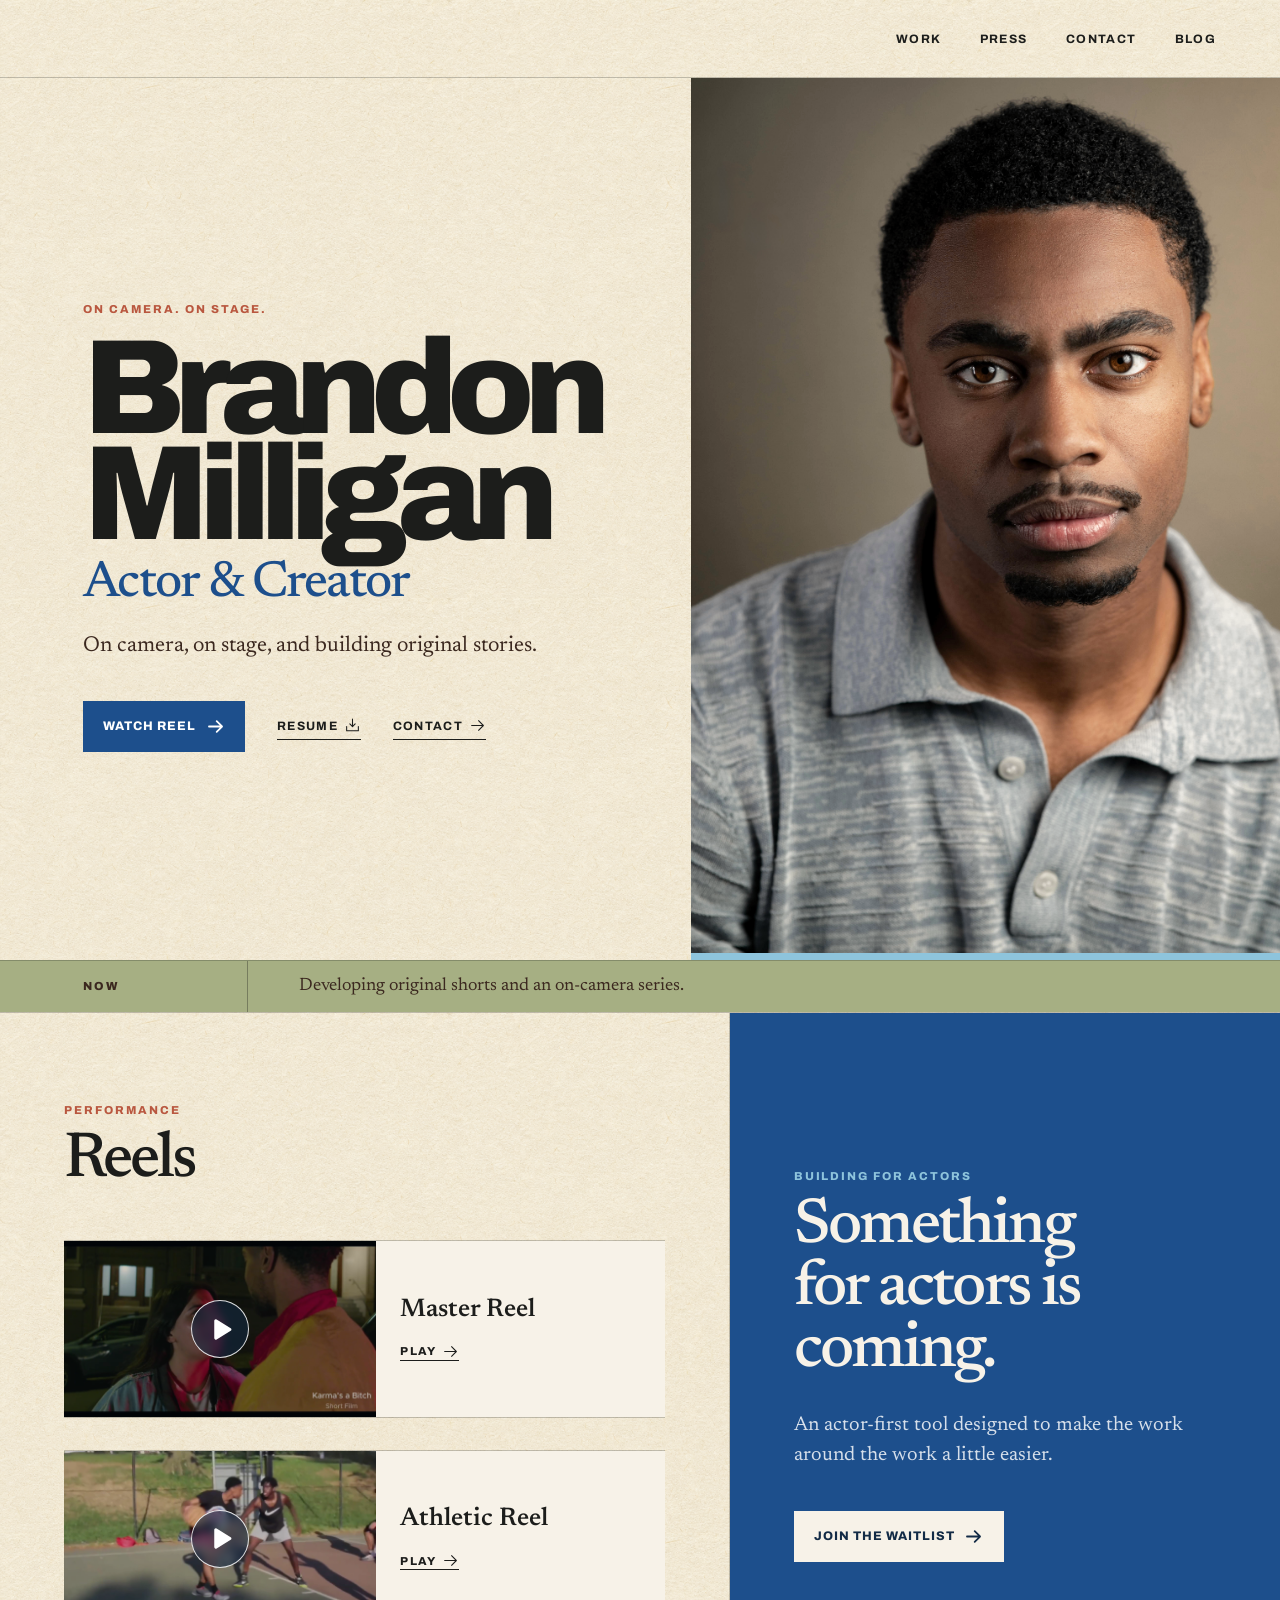
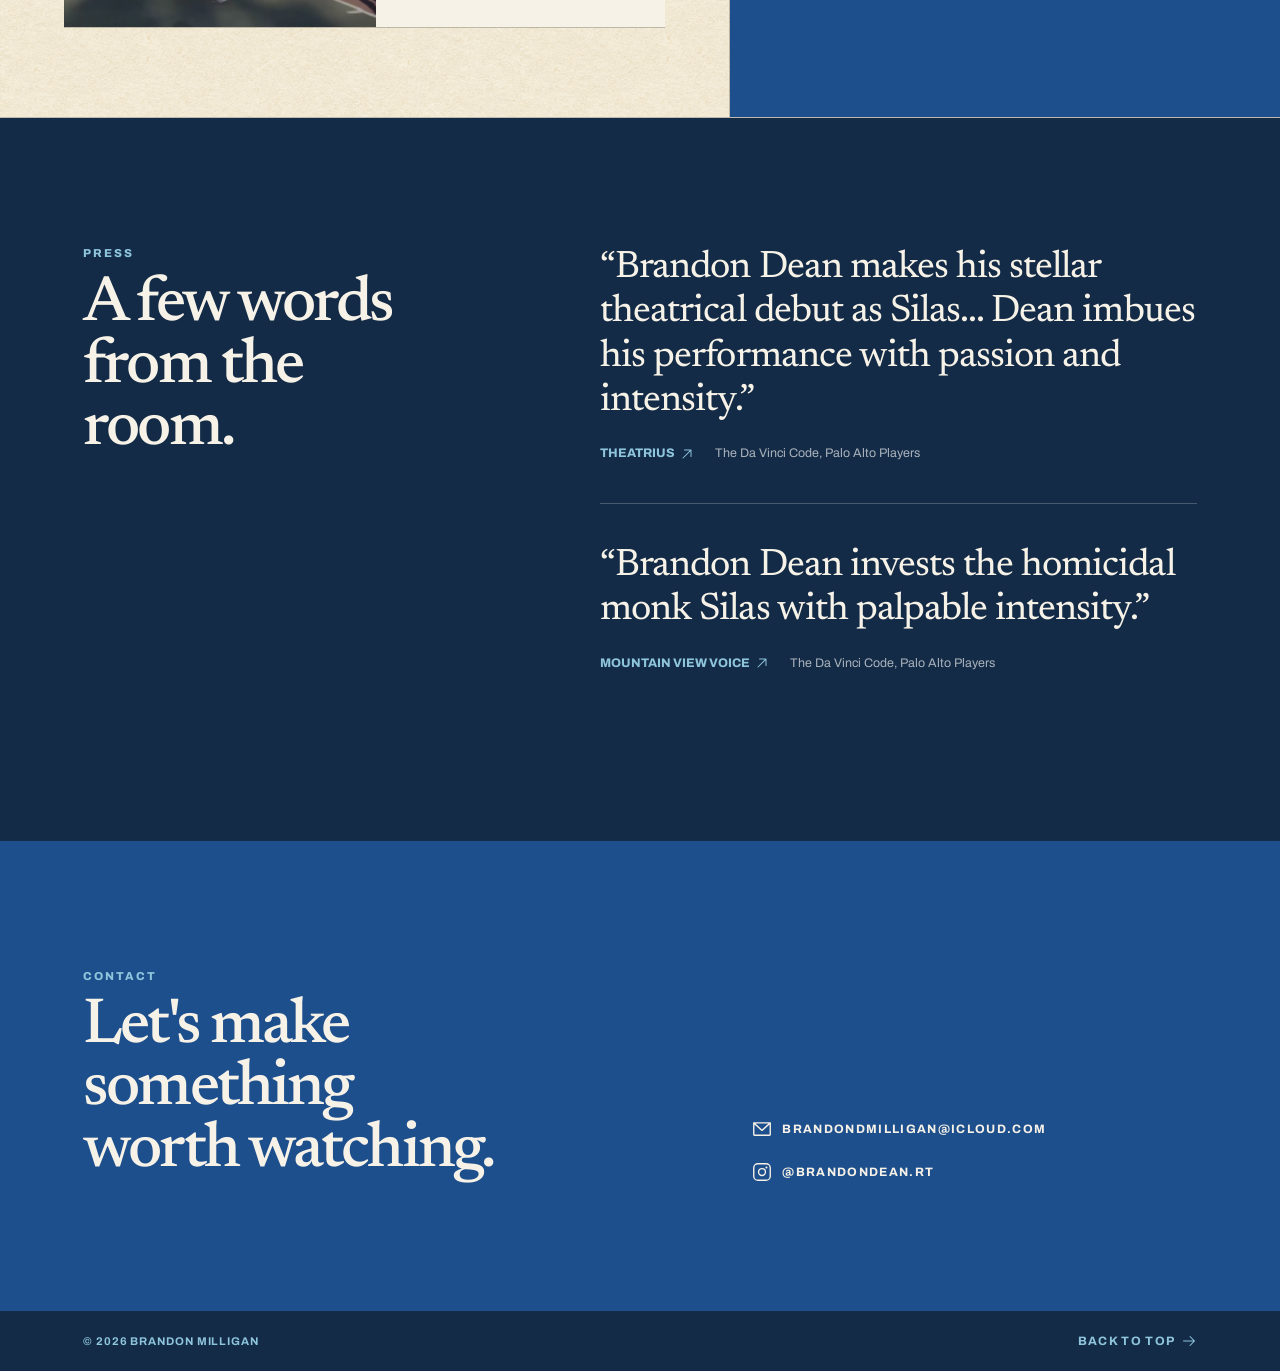
<file: index.html>
<!doctype html>
<html lang="en">
  <head>
    <meta charset="UTF-8" />
    <meta name="viewport" content="width=device-width, initial-scale=1.0" />
    <meta
      name="description"
      content="Brandon Milligan is an actor and creator working across screen, stage, and original stories."
    />
    <meta name="theme-color" content="#132b46" />
    <title>Brandon Milligan — Actor &amp; Creator</title>
    <script type="module" crossorigin src="/assets/index-Cn6J5kxE.js"></script>
    <link rel="stylesheet" crossorigin href="/assets/index-kc9gT4A8.css">
  </head>
  <body>
    <div id="root"></div>
  </body>
</html>
</file>
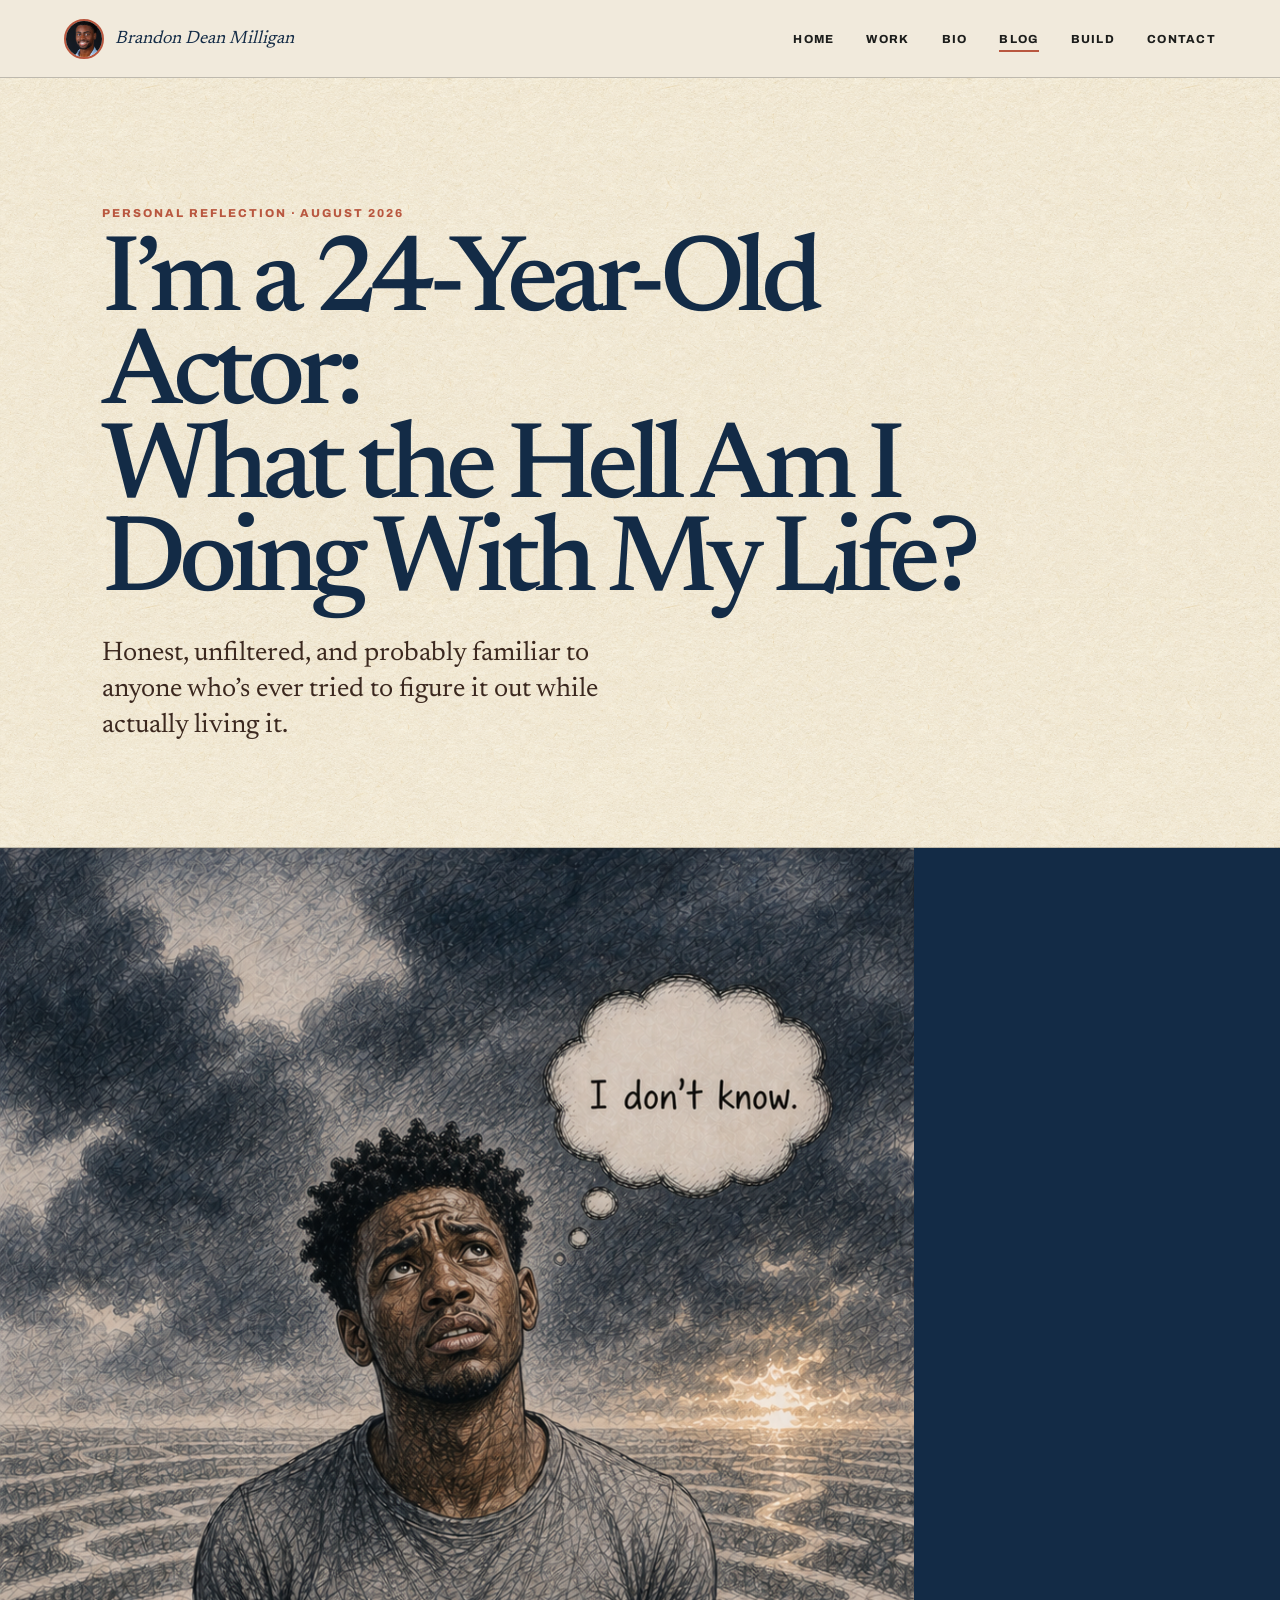
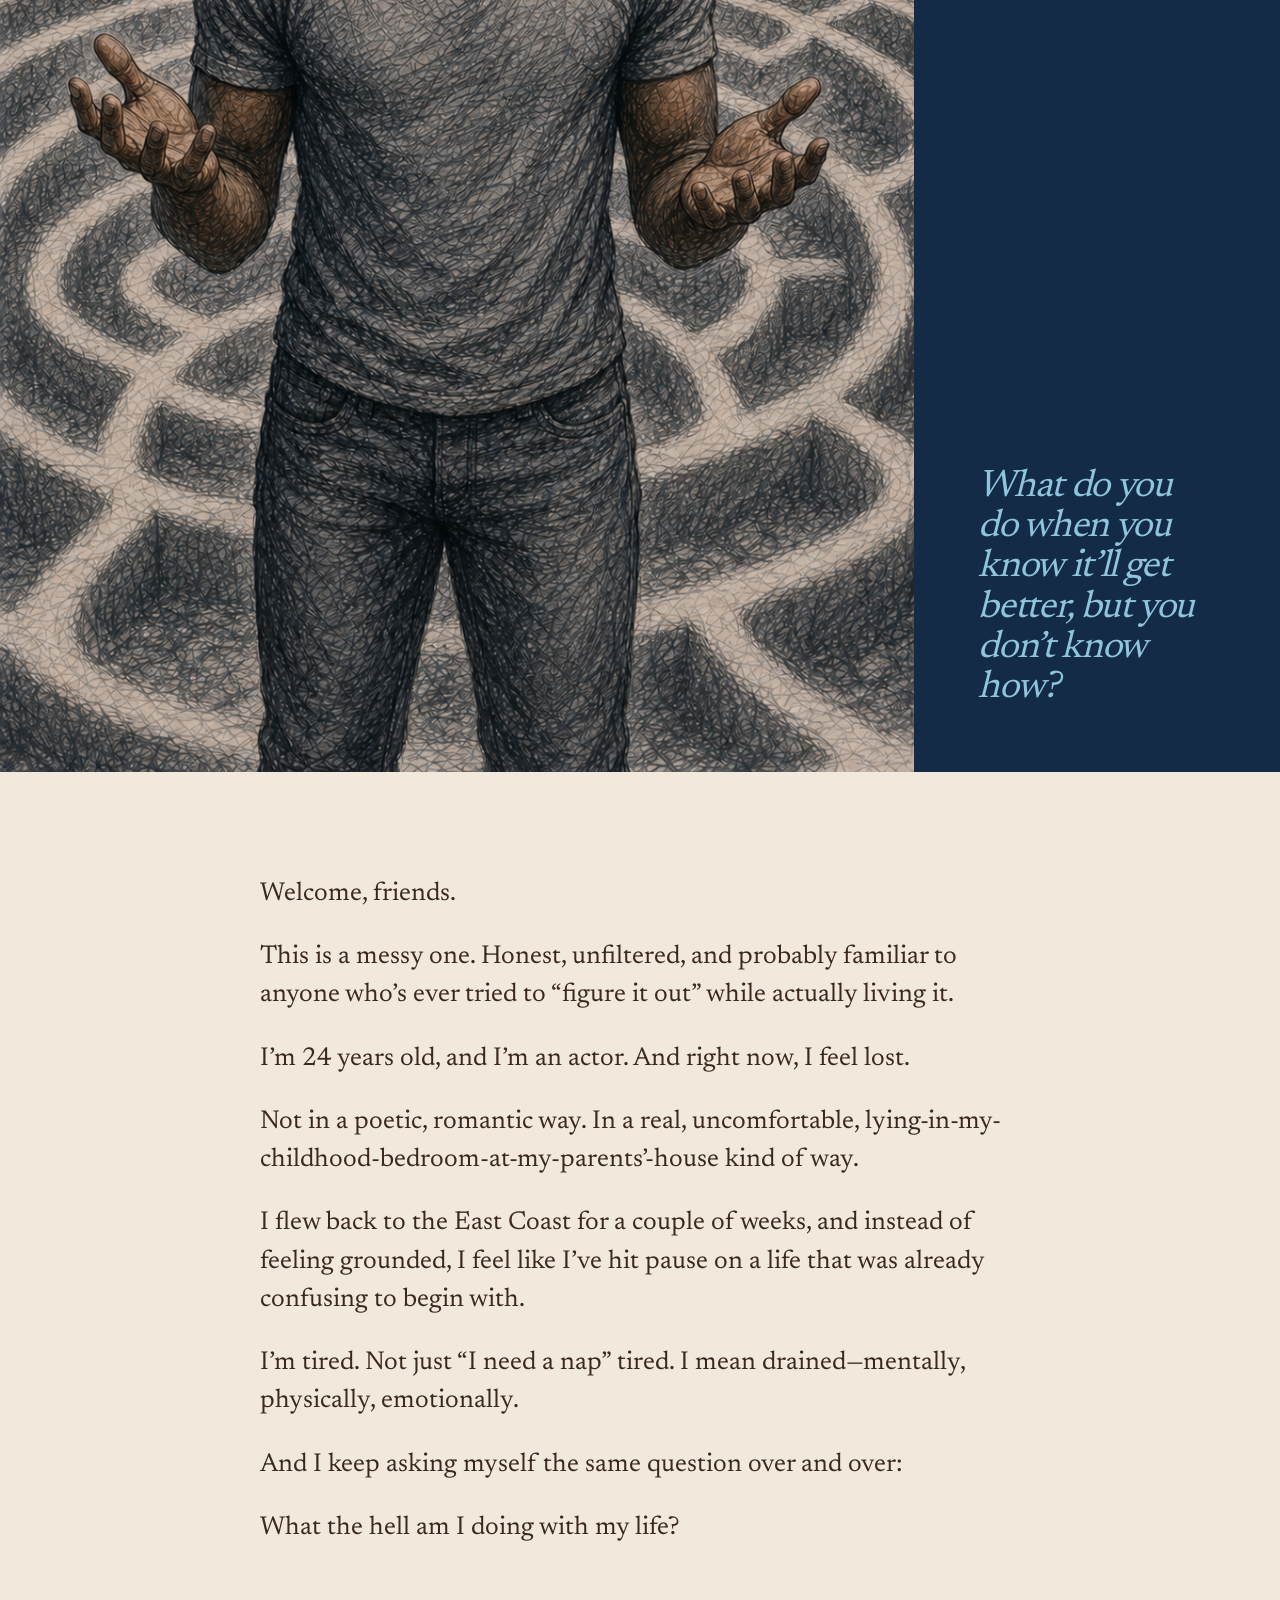
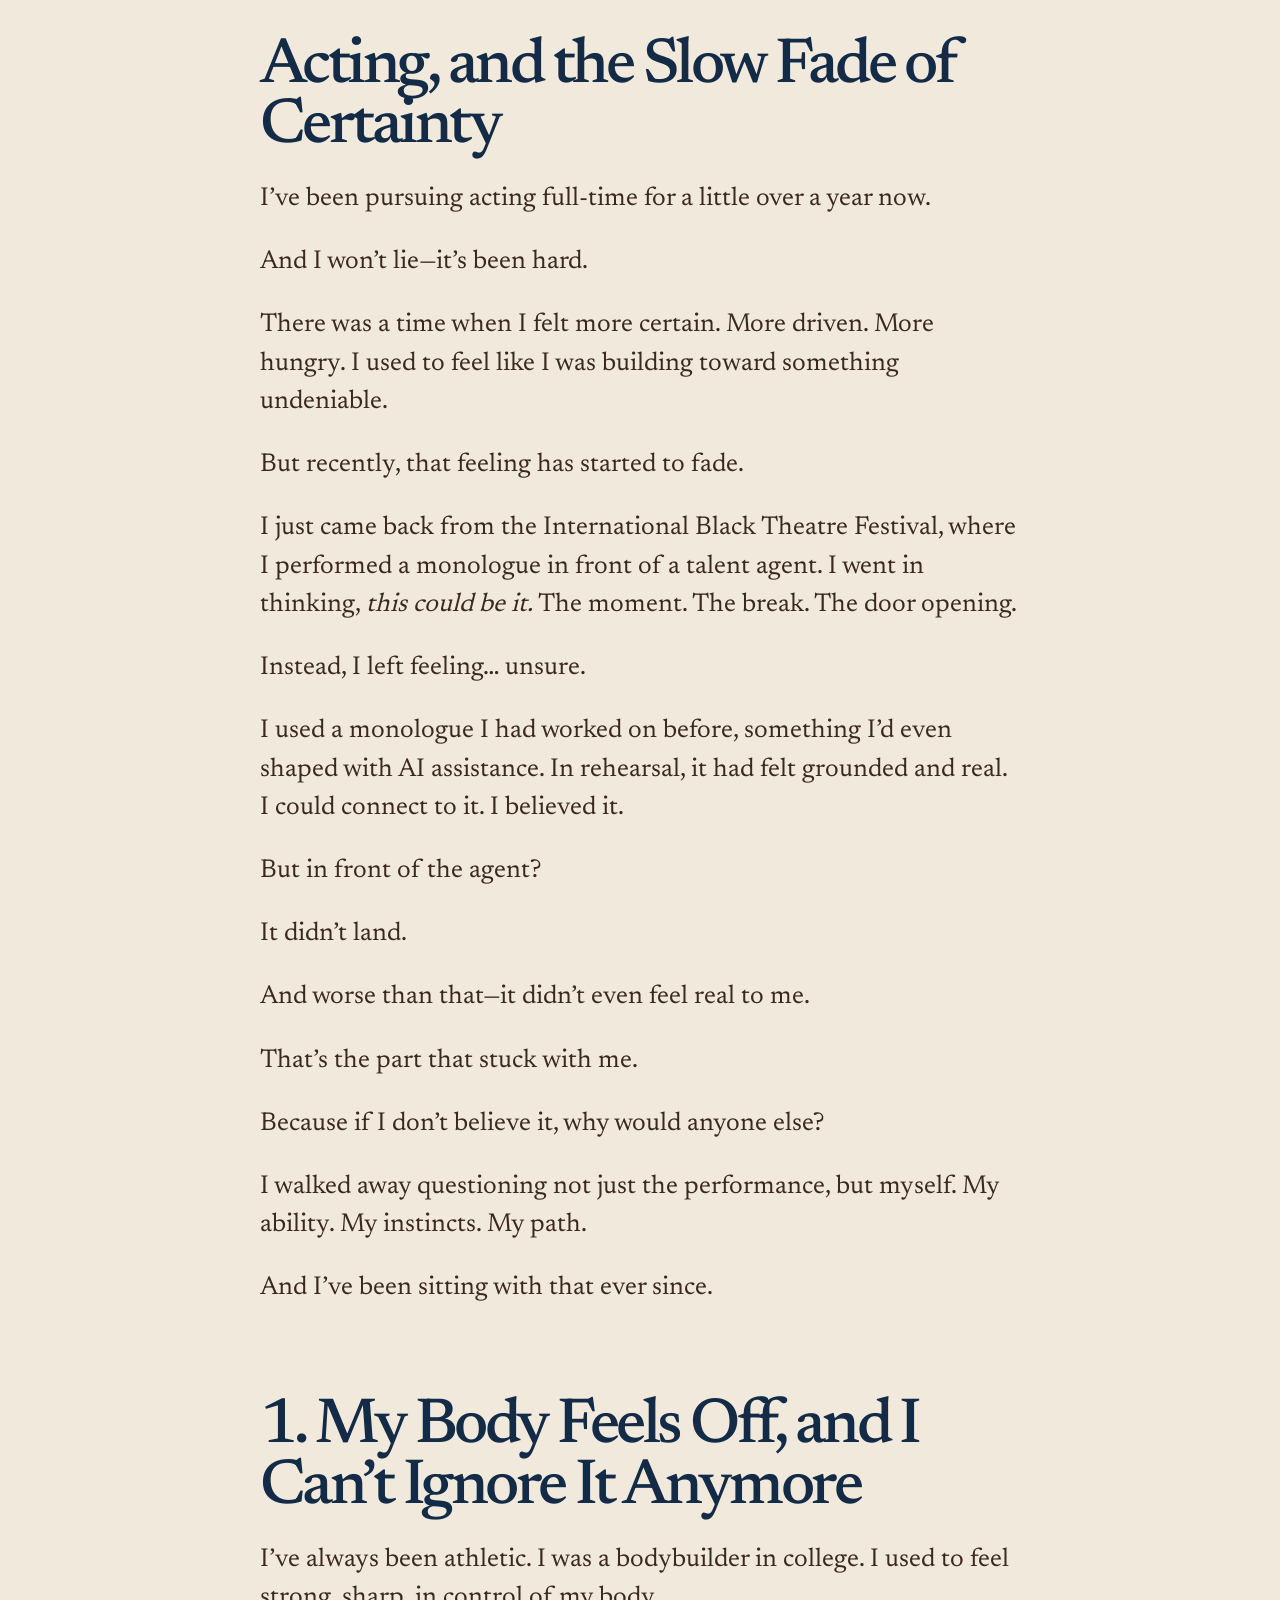
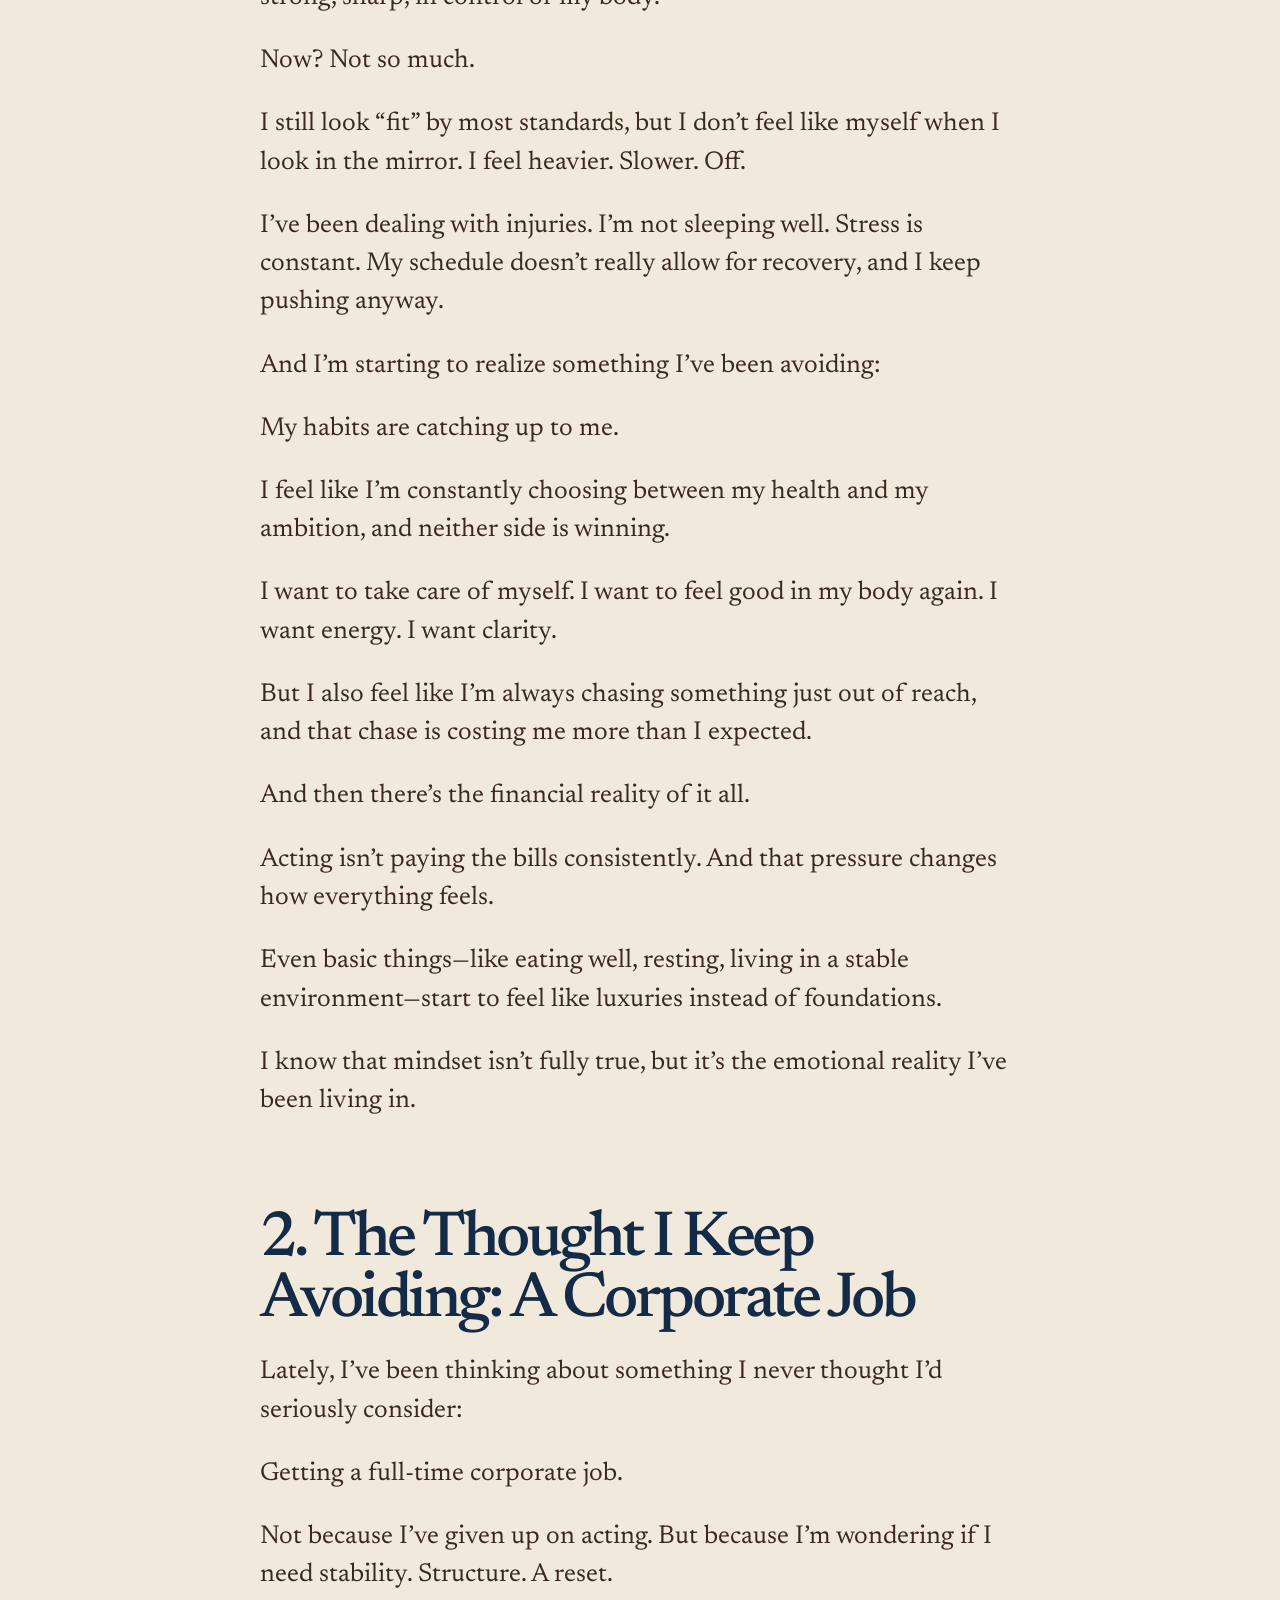
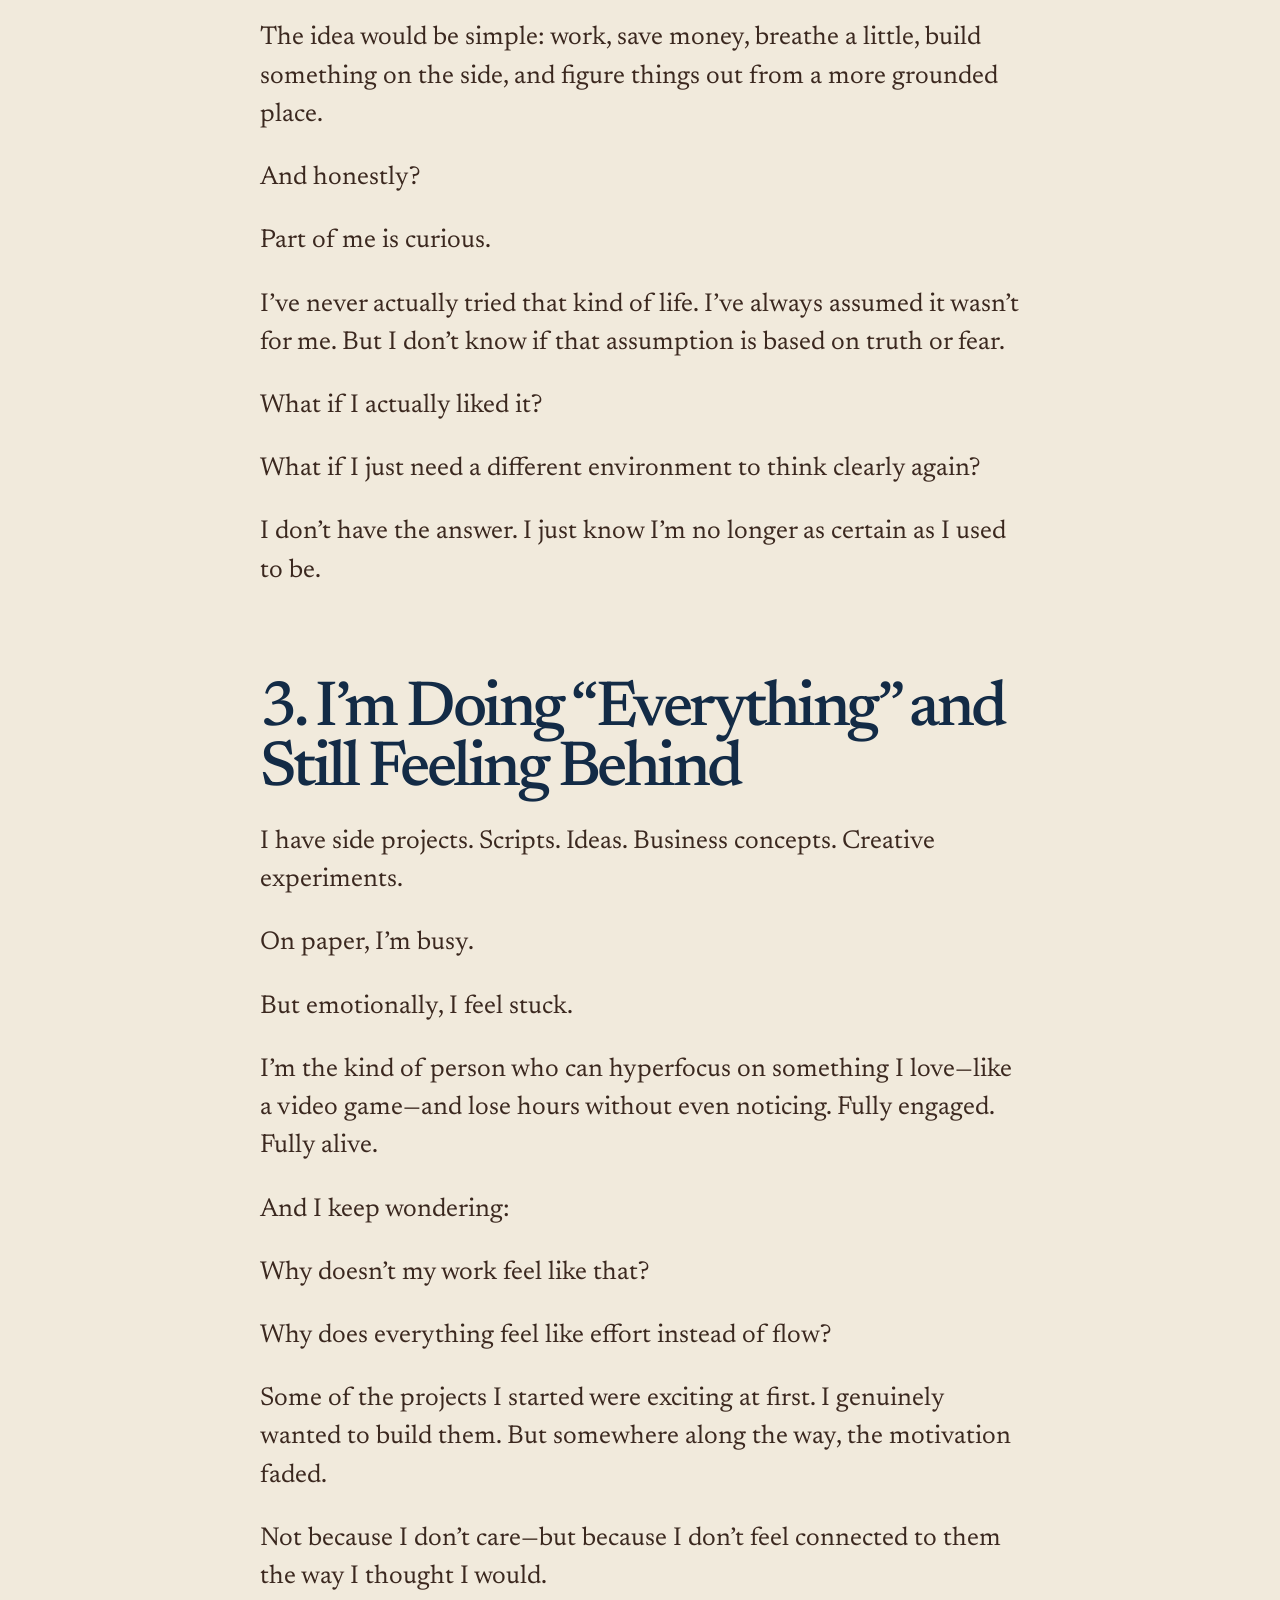
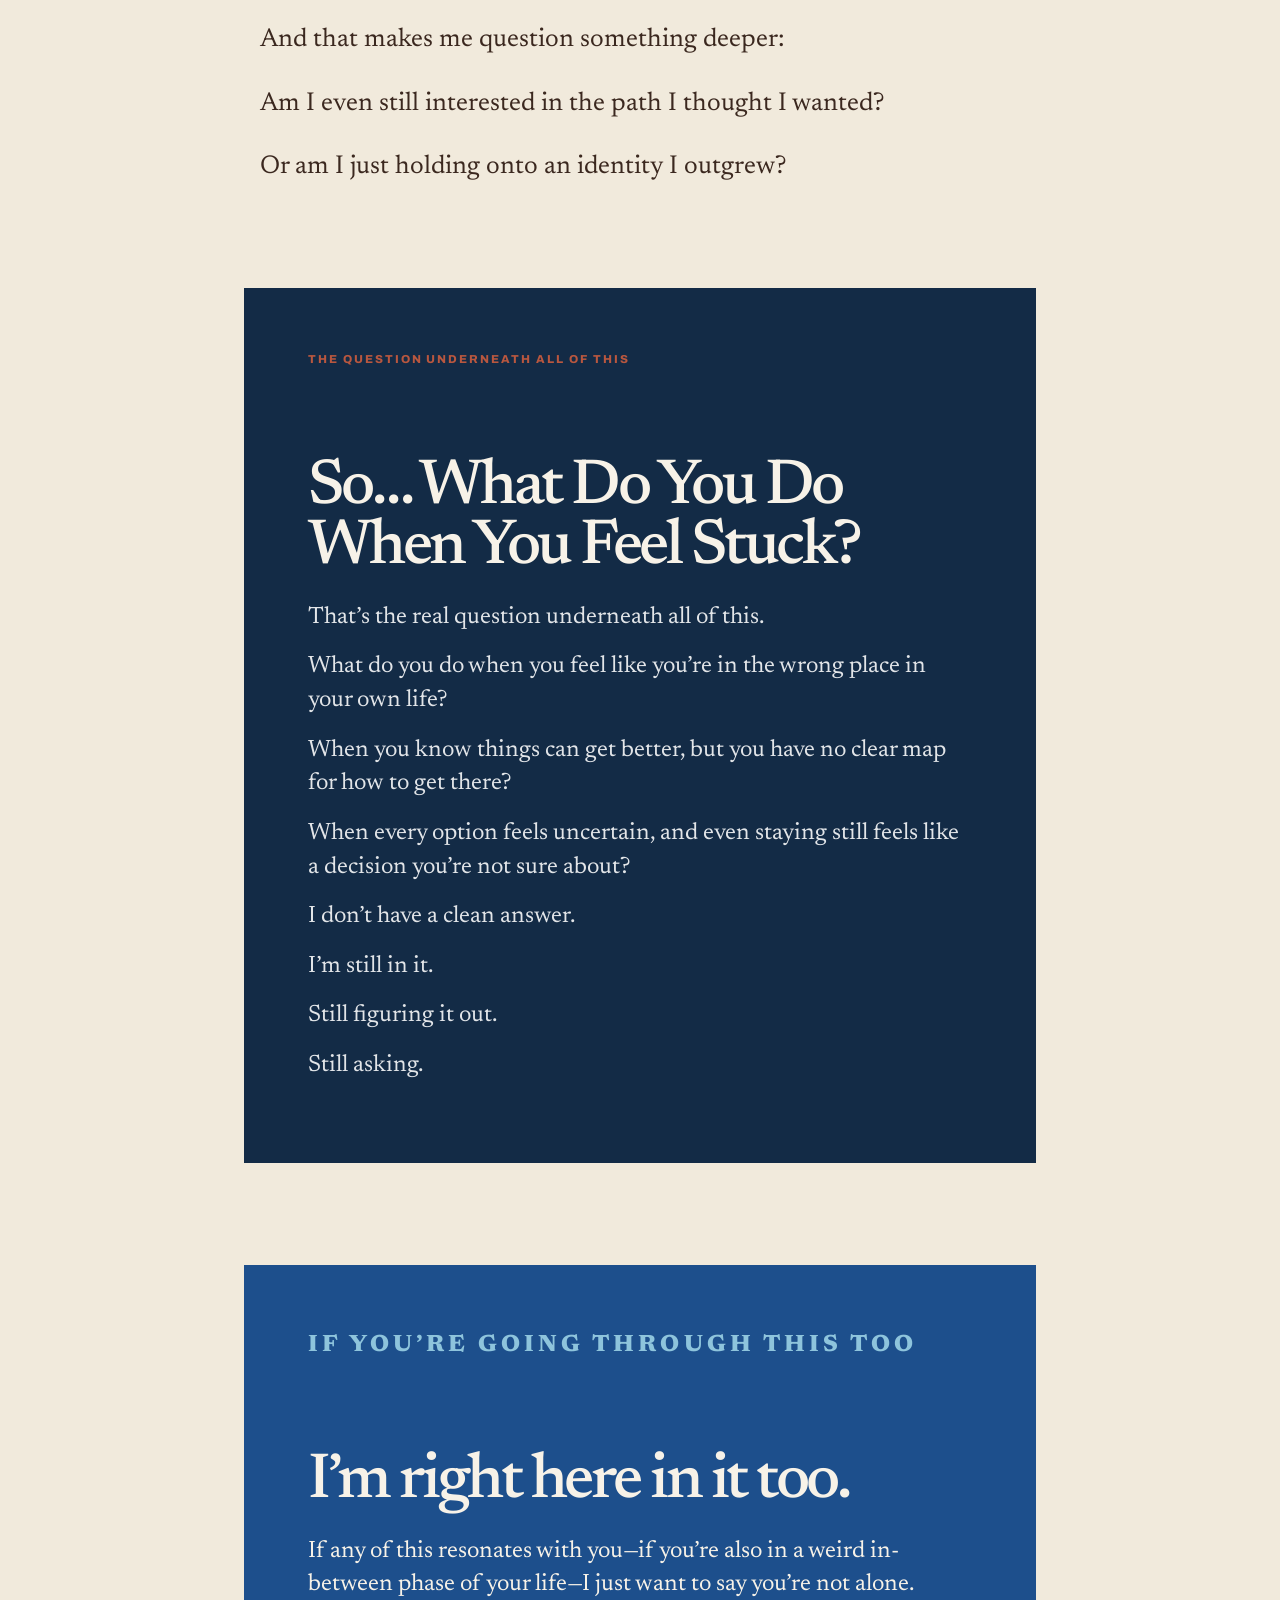
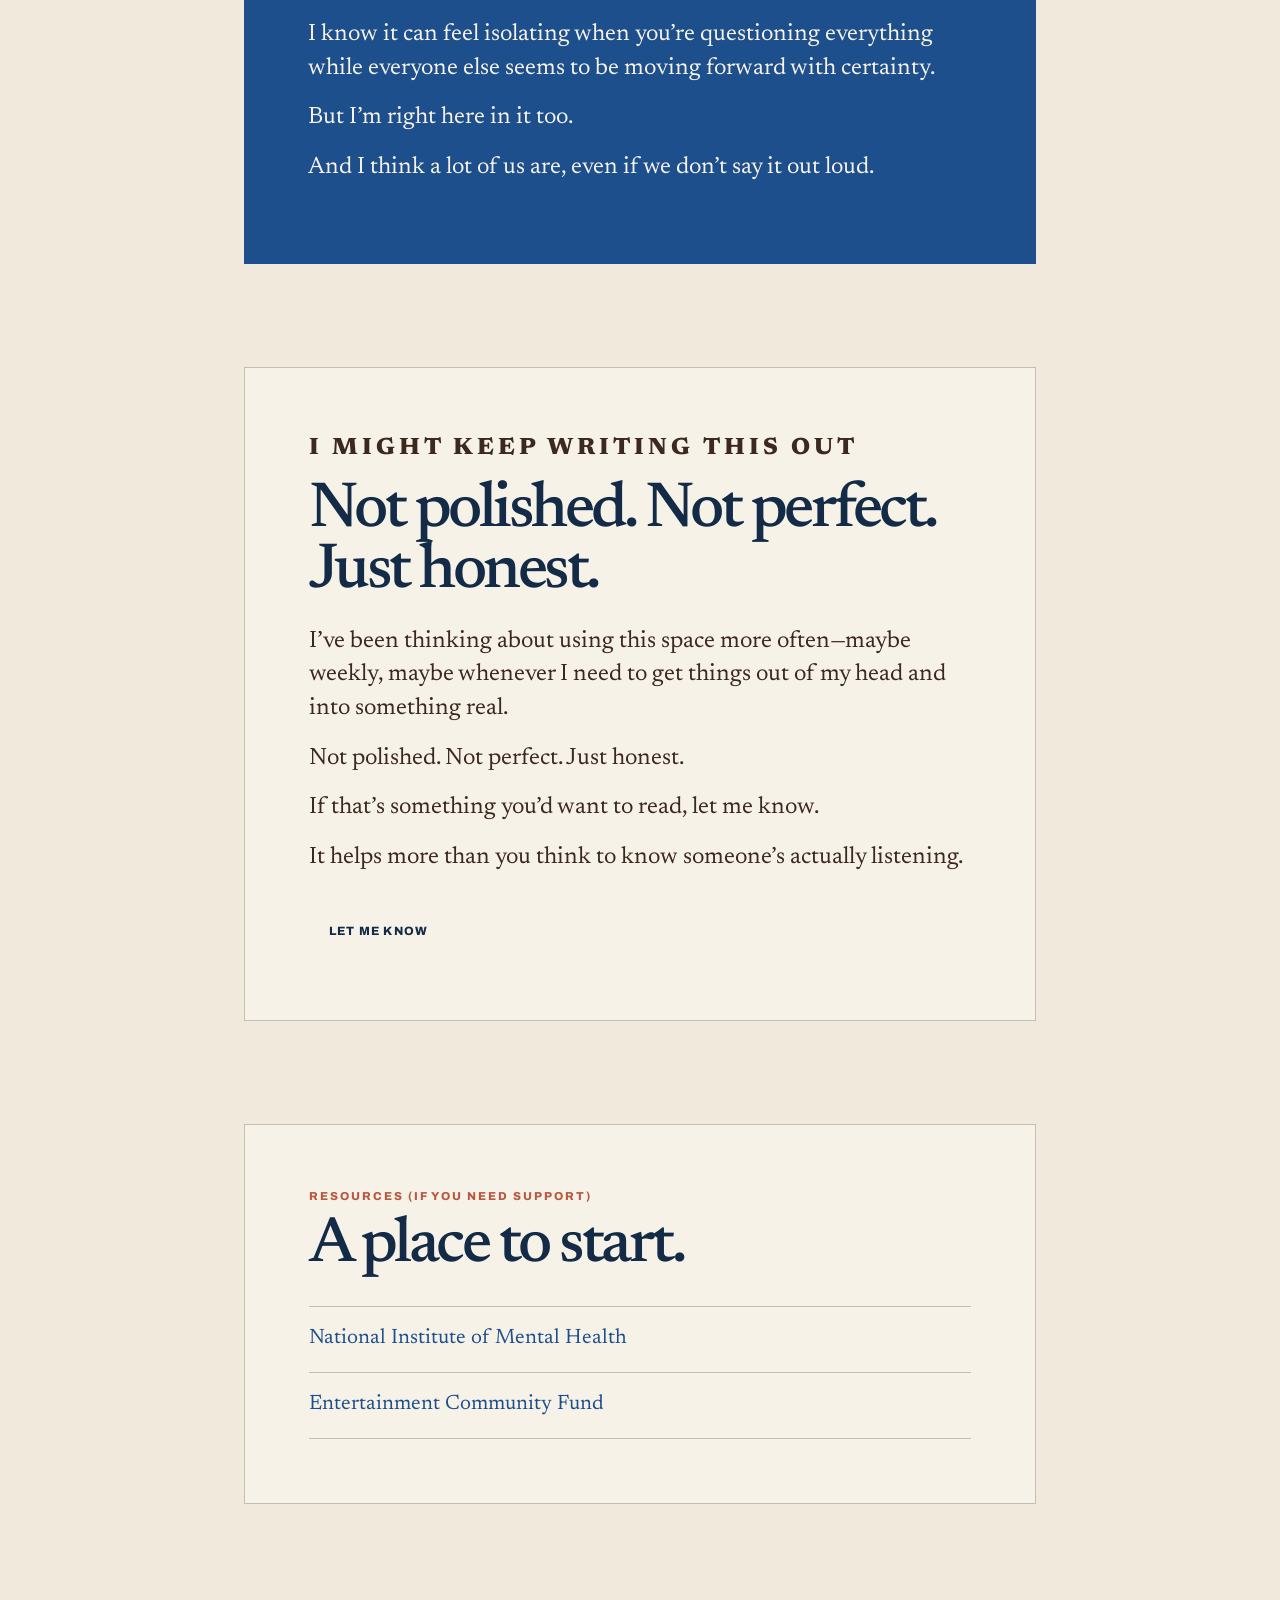
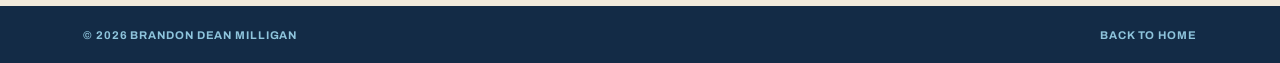
<file: blog/index.html>
<!doctype html>
<html lang="en">
  <head>
    <meta charset="UTF-8" />
    <meta name="viewport" content="width=device-width, initial-scale=1.0" />
    <meta name="description" content="An honest, unfiltered reflection from Brandon Dean Milligan about feeling lost, overworked, and disillusioned at 24." />
    <meta name="theme-color" content="#132b46" />
    <meta property="og:title" content="I’m a 24-Year-Old Actor: What the Hell Am I Doing With My Life?" />
    <meta property="og:description" content="A personal reflection on the struggle, the journey, and feeling lost at 24." />
    <meta property="og:image" content="https://brandondean.art/assets/blog/what-do-i-do-with-my-life-looking-up.png" />
    <meta property="og:url" content="https://brandondean.art/blog/" />
    <meta name="twitter:card" content="summary_large_image" />
    <title>I’m a 24-Year-Old Actor — Brandon Dean Milligan</title>
    <link rel="stylesheet" href="blog.css" />
  </head>
  <body>
    <header class="site-header">
      <a class="brand" href="../" aria-label="Brandon Dean Milligan home">
        <img src="../images/OTP-Headshots-20071.jpg" alt="Brandon Dean Milligan" />
        <span>Brandon Dean Milligan</span>
      </a>
      <nav aria-label="Primary navigation">
        <a href="../#top">Home</a>
        <a href="../#reels">Work</a>
        <a href="../#about">Bio</a>
        <a class="active" href="./" aria-current="page">Blog</a>
        <a href="../websites/">Build</a>
        <a href="../#contact">Contact</a>
      </nav>
    </header>

    <main>
      <section class="article-intro paper">
        <p class="eyebrow">Personal reflection · August 2026</p>
        <h1>I’m a 24-Year-Old Actor:<br />What the Hell Am I Doing With My Life?</h1>
        <p class="dek">Honest, unfiltered, and probably familiar to anyone who’s ever tried to figure it out while actually living it.</p>
      </section>

      <figure class="hero-figure">
        <img src="../assets/blog/what-do-i-do-with-my-life-looking-up.png" alt="A young Black man looks upward with frustration and despair, standing inside a maze-like circle of paths. A thought bubble says, ‘I don’t know.’" />
        <figcaption>What do you do when you know it’ll get better, but you don’t know how?</figcaption>
      </figure>

      <article class="article-body">
        <p>Welcome, friends.</p>

        <p>This is a messy one. Honest, unfiltered, and probably familiar to anyone who’s ever tried to “figure it out” while actually living it.</p>

        <p>I’m 24 years old, and I’m an actor. And right now, I feel lost.</p>

        <p>Not in a poetic, romantic way. In a real, uncomfortable, lying-in-my-childhood-bedroom-at-my-parents’-house kind of way.</p>

        <p>I flew back to the East Coast for a couple of weeks, and instead of feeling grounded, I feel like I’ve hit pause on a life that was already confusing to begin with.</p>

        <p>I’m tired. Not just “I need a nap” tired. I mean drained—mentally, physically, emotionally.</p>

        <p>And I keep asking myself the same question over and over:</p>

        <p>What the hell am I doing with my life?</p>

        <h2>Acting, and the Slow Fade of Certainty</h2>

        <p>I’ve been pursuing acting full-time for a little over a year now.</p>

        <p>And I won’t lie—it’s been hard.</p>

        <p>There was a time when I felt more certain. More driven. More hungry. I used to feel like I was building toward something undeniable.</p>

        <p>But recently, that feeling has started to fade.</p>

        <p>I just came back from the International Black Theatre Festival, where I performed a monologue in front of a talent agent. I went in thinking, <em>this could be it.</em> The moment. The break. The door opening.</p>

        <p>Instead, I left feeling… unsure.</p>

        <p>I used a monologue I had worked on before, something I’d even shaped with AI assistance. In rehearsal, it had felt grounded and real. I could connect to it. I believed it.</p>

        <p>But in front of the agent?</p>

        <p>It didn’t land.</p>

        <p>And worse than that—it didn’t even feel real to me.</p>

        <p>That’s the part that stuck with me.</p>

        <p>Because if I don’t believe it, why would anyone else?</p>

        <p>I walked away questioning not just the performance, but myself. My ability. My instincts. My path.</p>

        <p>And I’ve been sitting with that ever since.</p>

        <h2>1. My Body Feels Off, and I Can’t Ignore It Anymore</h2>

        <p>I’ve always been athletic. I was a bodybuilder in college. I used to feel strong, sharp, in control of my body.</p>

        <p>Now? Not so much.</p>

        <p>I still look “fit” by most standards, but I don’t feel like myself when I look in the mirror. I feel heavier. Slower. Off.</p>

        <p>I’ve been dealing with injuries. I’m not sleeping well. Stress is constant. My schedule doesn’t really allow for recovery, and I keep pushing anyway.</p>

        <p>And I’m starting to realize something I’ve been avoiding:</p>

        <p>My habits are catching up to me.</p>

        <p>I feel like I’m constantly choosing between my health and my ambition, and neither side is winning.</p>

        <p>I want to take care of myself. I want to feel good in my body again. I want energy. I want clarity.</p>

        <p>But I also feel like I’m always chasing something just out of reach, and that chase is costing me more than I expected.</p>

        <p>And then there’s the financial reality of it all.</p>

        <p>Acting isn’t paying the bills consistently. And that pressure changes how everything feels.</p>

        <p>Even basic things—like eating well, resting, living in a stable environment—start to feel like luxuries instead of foundations.</p>

        <p>I know that mindset isn’t fully true, but it’s the emotional reality I’ve been living in.</p>

        <h2>2. The Thought I Keep Avoiding: A Corporate Job</h2>

        <p>Lately, I’ve been thinking about something I never thought I’d seriously consider:</p>

        <p>Getting a full-time corporate job.</p>

        <p>Not because I’ve given up on acting. But because I’m wondering if I need stability. Structure. A reset.</p>

        <p>The idea would be simple: work, save money, breathe a little, build something on the side, and figure things out from a more grounded place.</p>

        <p>And honestly?</p>

        <p>Part of me is curious.</p>

        <p>I’ve never actually tried that kind of life. I’ve always assumed it wasn’t for me. But I don’t know if that assumption is based on truth or fear.</p>

        <p>What if I actually liked it?</p>

        <p>What if I just need a different environment to think clearly again?</p>

        <p>I don’t have the answer. I just know I’m no longer as certain as I used to be.</p>

        <h2>3. I’m Doing “Everything” and Still Feeling Behind</h2>

        <p>I have side projects. Scripts. Ideas. Business concepts. Creative experiments.</p>

        <p>On paper, I’m busy.</p>

        <p>But emotionally, I feel stuck.</p>

        <p>I’m the kind of person who can hyperfocus on something I love—like a video game—and lose hours without even noticing. Fully engaged. Fully alive.</p>

        <p>And I keep wondering:</p>

        <p>Why doesn’t my work feel like that?</p>

        <p>Why does everything feel like effort instead of flow?</p>

        <p>Some of the projects I started were exciting at first. I genuinely wanted to build them. But somewhere along the way, the motivation faded.</p>

        <p>Not because I don’t care—but because I don’t feel connected to them the way I thought I would.</p>

        <p>And that makes me question something deeper:</p>

        <p>Am I even still interested in the path I thought I wanted?</p>

        <p>Or am I just holding onto an identity I outgrew?</p>

        <section class="question-block" aria-labelledby="question-heading">
          <p class="eyebrow">The question underneath all of this</p>
          <h2 id="question-heading">So… What Do You Do When You Feel Stuck?</h2>
          <p>That’s the real question underneath all of this.</p>
          <p>What do you do when you feel like you’re in the wrong place in your own life?</p>
          <p>When you know things can get better, but you have no clear map for how to get there?</p>
          <p>When every option feels uncertain, and even staying still feels like a decision you’re not sure about?</p>
          <p>I don’t have a clean answer.</p>
          <p>I’m still in it.</p>
          <p>Still figuring it out.</p>
          <p>Still asking.</p>
        </section>

        <section class="response-block" aria-labelledby="response-heading">
          <p class="eyebrow">If you’re going through this too</p>
          <h2 id="response-heading">I’m right here in it too.</h2>
          <p>If any of this resonates with you—if you’re also in a weird in-between phase of your life—I just want to say you’re not alone.</p>
          <p>I know it can feel isolating when you’re questioning everything while everyone else seems to be moving forward with certainty.</p>
          <p>But I’m right here in it too.</p>
          <p>And I think a lot of us are, even if we don’t say it out loud.</p>
        </section>

        <section class="closing-block" aria-labelledby="closing-heading">
          <p class="eyebrow">I might keep writing this out</p>
          <h2 id="closing-heading">Not polished. Not perfect. Just honest.</h2>
          <p>I’ve been thinking about using this space more often—maybe weekly, maybe whenever I need to get things out of my head and into something real.</p>
          <p>Not polished. Not perfect. Just honest.</p>
          <p>If that’s something you’d want to read, let me know.</p>
          <p>It helps more than you think to know someone’s actually listening.</p>
          <a class="button" href="mailto:brandondmilligan@icloud.com?subject=I%20read%20your%20blog">Let me know</a>
        </section>

        <section class="resources" aria-labelledby="resources-heading">
          <p class="eyebrow">Resources (If You Need Support)</p>
          <h2 id="resources-heading">A place to start.</h2>
          <ul>
            <li><a href="https://www.nimh.nih.gov/health/topics/caring-for-your-mental-health" target="_blank" rel="noreferrer">National Institute of Mental Health</a></li>
            <li><a href="https://entertainmentcommunity.org/services-and-programs/mental-health" target="_blank" rel="noreferrer">Entertainment Community Fund</a></li>
          </ul>
        </section>
      </article>
    </main>

    <footer>
      <span>© 2026 Brandon Dean Milligan</span>
      <a href="../#top">Back to home</a>
    </footer>
  </body>
</html>
</file>
<file: assets/index-kc9gT4A8.css>
@font-face{font-family:Archivo Variable;font-style:normal;font-display:swap;font-weight:100 900;src:url(/assets/archivo-vietnamese-wght-normal-XAtsl5Q_.woff2) format("woff2-variations");unicode-range:U+0102-0103,U+0110-0111,U+0128-0129,U+0168-0169,U+01A0-01A1,U+01AF-01B0,U+0300-0301,U+0303-0304,U+0308-0309,U+0323,U+0329,U+1EA0-1EF9,U+20AB}@font-face{font-family:Archivo Variable;font-style:normal;font-display:swap;font-weight:100 900;src:url(/assets/archivo-latin-ext-wght-normal-C4zznr8T.woff2) format("woff2-variations");unicode-range:U+0100-02BA,U+02BD-02C5,U+02C7-02CC,U+02CE-02D7,U+02DD-02FF,U+0304,U+0308,U+0329,U+1D00-1DBF,U+1E00-1E9F,U+1EF2-1EFF,U+2020,U+20A0-20AB,U+20AD-20C0,U+2113,U+2C60-2C7F,U+A720-A7FF}@font-face{font-family:Archivo Variable;font-style:normal;font-display:swap;font-weight:100 900;src:url(/assets/archivo-latin-wght-normal-E0tuGl4L.woff2) format("woff2-variations");unicode-range:U+0000-00FF,U+0131,U+0152-0153,U+02BB-02BC,U+02C6,U+02DA,U+02DC,U+0304,U+0308,U+0329,U+2000-206F,U+20AC,U+2122,U+2191,U+2193,U+2212,U+2215,U+FEFF,U+FFFD}@font-face{font-family:Newsreader Variable;font-style:normal;font-display:swap;font-weight:200 800;src:url(/assets/newsreader-vietnamese-wght-normal-Czsa-EzN.woff2) format("woff2-variations");unicode-range:U+0102-0103,U+0110-0111,U+0128-0129,U+0168-0169,U+01A0-01A1,U+01AF-01B0,U+0300-0301,U+0303-0304,U+0308-0309,U+0323,U+0329,U+1EA0-1EF9,U+20AB}@font-face{font-family:Newsreader Variable;font-style:normal;font-display:swap;font-weight:200 800;src:url(/assets/newsreader-latin-ext-wght-normal-C-3rgBeH.woff2) format("woff2-variations");unicode-range:U+0100-02BA,U+02BD-02C5,U+02C7-02CC,U+02CE-02D7,U+02DD-02FF,U+0304,U+0308,U+0329,U+1D00-1DBF,U+1E00-1E9F,U+1EF2-1EFF,U+2020,U+20A0-20AB,U+20AD-20C0,U+2113,U+2C60-2C7F,U+A720-A7FF}@font-face{font-family:Newsreader Variable;font-style:normal;font-display:swap;font-weight:200 800;src:url(/assets/newsreader-latin-wght-normal-CCVVNp6i.woff2) format("woff2-variations");unicode-range:U+0000-00FF,U+0131,U+0152-0153,U+02BB-02BC,U+02C6,U+02DA,U+02DC,U+0304,U+0308,U+0329,U+2000-206F,U+20AC,U+2122,U+2191,U+2193,U+2212,U+2215,U+FEFF,U+FFFD}:root{color:#1c1d1b;background:#f1eadc;font-family:Archivo Variable,Arial,sans-serif;font-synthesis:none;text-rendering:optimizeLegibility;--ink: #1c1d1b;--cream: #f1eadc;--cream-deep: #e5d9c3;--cream-light: #f7f2e8;--midnight: #132b46;--blue: #1d4f8c;--sky: #8ec4dc;--sage: #a6af83;--brown: #70503b;--brown-dark: #3b281f;--rust: #b9573f;--line: rgba(28, 29, 27, .24)}*{box-sizing:border-box}html{scroll-behavior:smooth}body{margin:0;min-width:320px;min-height:100vh;color:var(--ink);background:var(--cream);-webkit-font-smoothing:antialiased}body,button,a{font-family:Archivo Variable,Arial,sans-serif}button,a{-webkit-tap-highlight-color:transparent}a,button{color:inherit}img{display:block;max-width:100%}main{overflow:clip}.paper{background-color:var(--cream);background-image:url(/assets/paper-texture.png);background-repeat:repeat;background-size:520px 520px}.site-header{position:relative;z-index:20;display:flex;min-height:78px;align-items:center;justify-content:flex-end;padding:0 5vw;border-bottom:1px solid var(--line)}.primary-nav{display:flex;align-items:center;gap:clamp(1.5rem,3vw,3.25rem)}.primary-nav a,.mobile-wordmark,.text-link,.icon-link,.contact-links a,footer a{font-size:.76rem;font-weight:720;letter-spacing:.11em;text-decoration:none;text-transform:uppercase}.primary-nav a{position:relative;padding:.3rem 0}.primary-nav a:after{position:absolute;right:0;bottom:-.15rem;left:0;height:2px;background:var(--rust);content:"";scale:0 1;transform-origin:right;transition:scale .18s ease}.primary-nav a:hover:after,.primary-nav a:focus-visible:after{scale:1 1;transform-origin:left}.mobile-wordmark,.menu-toggle{display:none}.hero{display:grid;min-height:770px;grid-template-columns:minmax(0,54%) minmax(0,46%);grid-template-rows:1fr auto;border-bottom:1px solid var(--line)}.hero-copy{display:flex;min-width:0;flex-direction:column;justify-content:center;padding:5.5rem clamp(2.25rem,6vw,7.5rem) 4.5rem 6.5vw}.hero-kicker,.eyebrow{margin:0;color:var(--rust);font-size:.72rem;font-weight:790;letter-spacing:.17em;line-height:1.35;text-transform:uppercase}.hero h1{max-width:8ch;margin:1.1rem 0 .7rem;color:var(--ink);font-size:clamp(5rem,10.5vw,9.2rem);font-weight:850;letter-spacing:-.08em;line-height:.79}.hero-role{margin:0;color:var(--blue);font-family:Newsreader Variable,Georgia,serif;font-size:clamp(2.5rem,4vw,4.3rem);font-style:italic;font-weight:480;letter-spacing:-.035em;line-height:1}.hero-description{max-width:32rem;margin:1.4rem 0 0;color:var(--brown-dark);font-family:Newsreader Variable,Georgia,serif;font-size:clamp(1.25rem,1.7vw,1.65rem);line-height:1.35}.hero-actions{display:flex;flex-wrap:wrap;align-items:center;gap:1.25rem 2rem;margin-top:2.45rem}.button{display:inline-flex;min-height:51px;align-items:center;justify-content:center;gap:.6rem;padding:.9rem 1.2rem;border:1px solid transparent;border-radius:0;font-size:.78rem;font-weight:780;letter-spacing:.08em;text-decoration:none;text-transform:uppercase;transition:background-color .16s ease,color .16s ease,translate .16s ease}button.button{cursor:pointer}.button:hover{translate:0 -2px}.button-primary{color:#fff;background:var(--blue)}.button-primary:hover{background:var(--midnight)}.button-light{color:var(--midnight);background:var(--cream-light)}.button-light:hover{color:var(--cream-light);background:var(--rust)}.text-link{display:inline-flex;align-items:center;gap:.35rem;padding:.3rem 0;border-bottom:1px solid currentColor}.hero-image{position:relative;min-height:690px;overflow:hidden;background:var(--brown)}.hero-image:after{position:absolute;inset:auto 0 0;height:7px;background:var(--sky);content:""}.hero-image img{width:100%;height:100%;object-fit:cover;object-position:49% 24%;scale:1.01;filter:saturate(.87) contrast(1.03) sepia(.06)}.now-strip{display:grid;grid-column:1 / -1;grid-template-columns:minmax(90px,.24fr) 1fr;border-top:1px solid var(--line);background:var(--sage)}.now-strip span{display:flex;align-items:center;padding:1.1rem 6.5vw;border-right:1px solid rgba(28,29,27,.35);color:var(--brown-dark);font-size:.73rem;font-weight:820;letter-spacing:.15em;text-transform:uppercase}.now-strip p{margin:0;padding:1.05rem clamp(1.25rem,4vw,4.5rem);color:var(--brown-dark);font-family:Newsreader Variable,Georgia,serif;font-size:clamp(1rem,1.4vw,1.25rem);font-style:italic}.reels-waitlist{display:grid;grid-template-columns:minmax(0,57%) minmax(0,43%);border-bottom:1px solid var(--line)}.reels-column,.waitlist-panel{min-height:680px;padding:clamp(4rem,7vw,7rem) clamp(2rem,5vw,6rem)}.reels-column{border-right:1px solid var(--line)}.section-heading h2,.waitlist-panel h2,.contact-section h2{margin:.75rem 0 0;font-family:Newsreader Variable,Georgia,serif;font-size:clamp(2.9rem,5vw,5.5rem);font-weight:520;letter-spacing:-.045em;line-height:.97}.reels-list{display:grid;gap:2rem;margin-top:3rem}.reel-card{display:grid;grid-template-columns:minmax(185px,.52fr) minmax(150px,.48fr);border-top:1px solid var(--line);border-bottom:1px solid var(--line)}.reel-media{position:relative;overflow:hidden;aspect-ratio:16 / 9;background:var(--midnight)}.reel-media iframe,.reel-trigger,.reel-trigger img{width:100%;height:100%;border:0}.reel-trigger{position:relative;display:block;padding:0;cursor:pointer;background:transparent}.reel-trigger:after{position:absolute;top:0;right:0;bottom:0;left:0;background:#08172333;content:"";transition:background-color .18s ease}.reel-trigger:hover:after{background:#0817230d}.reel-trigger img{object-fit:cover}.play-control{position:absolute;z-index:2;top:50%;left:50%;display:grid;width:58px;height:58px;place-items:center;border:1px solid rgba(255,255,255,.85);border-radius:50%;color:#fff;background:#132b468c;translate:-50% -50%;-webkit-backdrop-filter:blur(4px);backdrop-filter:blur(4px);transition:scale .16s ease,background-color .16s ease}.reel-trigger:hover .play-control{scale:1.08;background:#1d4f8cd4}.video-close{position:absolute;z-index:3;top:.6rem;right:.6rem;display:grid;width:34px;height:34px;place-items:center;border:1px solid rgba(255,255,255,.7);border-radius:50%;color:#fff;background:#132b46c7;cursor:pointer}.reel-meta{display:flex;min-width:0;flex-direction:column;align-items:flex-start;justify-content:center;gap:1.2rem;padding:1.25rem 1.5rem;background:var(--cream-light)}.reel-meta h3{margin:0;font-family:Newsreader Variable,Georgia,serif;font-size:clamp(1.45rem,2vw,2rem);font-weight:560;line-height:1}.reel-meta button{display:inline-flex;align-items:center;gap:.35rem;padding:0;border:0;border-bottom:1px solid currentColor;font-size:.72rem;font-weight:780;letter-spacing:.11em;text-transform:uppercase;cursor:pointer;background:transparent}.waitlist-panel{display:flex;flex-direction:column;align-items:flex-start;justify-content:center;color:#fff;background:var(--blue)}.waitlist-panel .eyebrow{color:var(--sky)}.waitlist-panel h2{max-width:8ch;color:var(--cream-light)}.waitlist-panel>p:not(.eyebrow){max-width:26rem;margin:1.8rem 0 2.5rem;color:#ffffffd1;font-family:Newsreader Variable,Georgia,serif;font-size:1.25rem;line-height:1.48}.section-shell{display:grid;grid-template-columns:minmax(250px,.82fr) minmax(0,1.18fr);gap:clamp(3rem,8vw,9rem);padding:clamp(5rem,10vw,10rem) 6.5vw}.sticky-heading{align-self:start}.sticky-heading h2{max-width:9ch}.about-section{border-bottom:1px solid var(--line)}.about-copy{max-width:50rem}.about-copy p{margin:0 0 1.6rem;color:var(--brown-dark);font-family:Newsreader Variable,Georgia,serif;font-size:clamp(1.45rem,2.3vw,2.15rem);line-height:1.3}.about-copy .text-link{margin-top:.9rem}.headshots-section{padding:clamp(5rem,9vw,9rem) 6.5vw;color:var(--cream-light);background:var(--brown-dark)}.headshots-section .eyebrow{color:var(--sky)}.headshots-heading{display:flex;align-items:end;justify-content:space-between;gap:2rem;margin-bottom:3rem}.headshots-heading h2{max-width:10ch;text-align:right}.headshot-grid{display:grid;grid-template-columns:1fr 1fr 1fr;gap:clamp(1rem,2.5vw,2.5rem)}.headshot-grid figure{margin:0}.headshot-grid img{width:100%;aspect-ratio:.78;object-fit:cover;object-position:center 20%;filter:saturate(.9)}.headshot-grid figcaption{padding-top:.8rem;color:var(--sky);font-size:.68rem;font-weight:760;letter-spacing:.14em;text-transform:uppercase}.press-section{color:var(--cream-light);background:var(--midnight)}.press-section .eyebrow{color:var(--sky)}.press-quotes{display:grid;gap:2.5rem}.press-quotes blockquote{margin:0;padding:0 0 2.5rem;border-bottom:1px solid rgba(255,255,255,.22)}.press-quotes blockquote:last-child{border-bottom:0}.press-quotes blockquote p{margin:0;font-family:Newsreader Variable,Georgia,serif;font-size:clamp(1.8rem,3vw,3.15rem);font-weight:430;letter-spacing:-.025em;line-height:1.15}.press-quotes cite{display:flex;flex-wrap:wrap;align-items:center;gap:.7rem 1.25rem;margin-top:1.35rem;color:#ffffffa3;font-size:.78rem;font-style:normal;line-height:1.5}.press-quotes cite a{display:inline-flex;align-items:center;gap:.25rem;color:var(--sky);font-weight:760;text-decoration:none;text-transform:uppercase}.projects-section{border-bottom:1px solid var(--line)}.project-list{border-top:1px solid var(--line)}.project-row{display:grid;grid-template-columns:minmax(190px,.8fr) minmax(240px,1.15fr) minmax(150px,.56fr);gap:2.5rem;align-items:start;padding:2.2rem 0;border-bottom:1px solid var(--line)}.project-row>div>span{color:var(--rust);font-size:.66rem;font-weight:780;letter-spacing:.13em;text-transform:uppercase}.project-row h3{margin:.55rem 0 0;font-family:Newsreader Variable,Georgia,serif;font-size:clamp(1.55rem,2.2vw,2.25rem);font-weight:560;line-height:1.05}.project-row p{margin:0;color:var(--brown-dark);font-family:Newsreader Variable,Georgia,serif;font-size:1.12rem;line-height:1.48}.icon-link{display:inline-flex;align-items:center;gap:.55rem;line-height:1.35}.service-row{padding:2.5rem;color:var(--cream-light);background:var(--brown)}.service-row p{color:#ffffffd1}.service-row>div>span{color:var(--sky)}.contact-section{display:grid;grid-template-columns:1.15fr .85fr;gap:4rem;align-items:end;padding:clamp(5rem,10vw,9rem) 6.5vw;color:var(--cream-light);background:var(--blue)}.contact-section .eyebrow{color:var(--sky)}.contact-section h2{max-width:11ch}.contact-links{display:flex;flex-direction:column;align-items:flex-start;gap:1.3rem}.contact-links a{display:flex;max-width:100%;align-items:center;gap:.6rem;overflow-wrap:anywhere}footer{display:flex;align-items:center;justify-content:space-between;gap:2rem;padding:1.4rem 6.5vw;color:var(--sky);background:var(--midnight);font-size:.7rem;font-weight:700;letter-spacing:.08em;text-transform:uppercase}footer a{display:inline-flex;align-items:center;gap:.35rem}:focus-visible{outline:3px solid var(--sky);outline-offset:4px}@media(max-width:1050px){.hero{grid-template-columns:55% 45%}.hero-copy{padding-right:2.5rem}.reels-waitlist{grid-template-columns:59% 41%}.reels-column,.waitlist-panel{padding-inline:3.2rem}.section-shell{gap:4rem}.project-row{grid-template-columns:1fr;gap:1.15rem}.project-row .icon-link{margin-top:.4rem}}@media(max-width:800px){.site-header{position:sticky;top:0;justify-content:space-between;min-height:68px}.mobile-wordmark,.menu-toggle{display:flex}.mobile-wordmark{color:var(--blue);font-family:Newsreader Variable,Georgia,serif;font-size:1rem;font-style:italic;letter-spacing:0;text-transform:none}.menu-toggle{align-items:center;justify-content:center;padding:.25rem;border:0;cursor:pointer;background:transparent}.primary-nav{position:absolute;top:100%;right:0;left:0;display:none;flex-direction:column;align-items:stretch;gap:0;padding:0 5vw 1.25rem;border-bottom:1px solid var(--line);background:var(--cream-light)}.primary-nav.is-open{display:flex}.primary-nav a{padding:1rem 0;border-bottom:1px solid var(--line)}.hero{min-height:auto;grid-template-columns:1fr;grid-template-rows:auto}.hero-copy{min-height:590px;padding:5.25rem 6vw 4.5rem}.hero h1{font-size:clamp(4.35rem,17vw,7.3rem)}.hero-image{min-height:min(118vw,760px)}.now-strip{grid-column:auto;grid-template-columns:92px 1fr}.now-strip span{padding-inline:6vw}.reels-waitlist,.section-shell,.contact-section{grid-template-columns:1fr}.reels-column,.waitlist-panel{min-height:auto;padding:5rem 6vw}.reels-column{border-right:0;border-bottom:1px solid var(--line)}.reel-card{grid-template-columns:minmax(190px,.55fr) minmax(135px,.45fr)}.reel-meta{min-height:auto;flex-direction:column;align-items:flex-start;justify-content:center}.waitlist-panel h2{max-width:11ch}.section-shell{gap:3rem;padding:5rem 6vw}.sticky-heading h2{max-width:12ch}.headshots-section{padding:5rem 6vw}.headshots-heading{display:block}.headshots-heading h2{margin-top:.75rem;text-align:left}.headshot-grid{grid-template-columns:repeat(2,1fr)}.headshot-grid figure:last-child{grid-column:1 / -1;width:50%}.contact-section{align-items:start;padding:5rem 6vw}}@media(max-width:560px){.hero-copy{min-height:540px;padding-top:4.5rem}.hero h1{font-size:clamp(4rem,20vw,6rem);letter-spacing:-.085em}.hero-role{font-size:2.5rem}.hero-actions{align-items:flex-start}.button-primary{width:100%}.now-strip{grid-template-columns:78px 1fr}.now-strip span,.now-strip p{padding-inline:1rem}.reel-card{grid-template-columns:1fr}.reel-meta{min-height:90px;flex-flow:row wrap;align-items:center;justify-content:space-between}.headshot-grid{grid-template-columns:1fr}.headshot-grid figure:last-child{grid-column:auto;width:100%}.project-row,.service-row{padding-inline:0}.service-row{margin-inline:-6vw;padding:2.4rem 6vw}footer{align-items:flex-start;flex-direction:column}}@media(prefers-reduced-motion:reduce){html{scroll-behavior:auto}*,*:before,*:after{scroll-behavior:auto!important;transition-duration:.01ms!important;animation-duration:.01ms!important}}
</file>
<file: blog/blog.css>
@font-face {
  font-family: "Archivo Variable";
  font-style: normal;
  font-weight: 100 900;
  src: url("../assets/archivo-latin-wght-normal-E0tuGl4L.woff2") format("woff2-variations");
}

@font-face {
  font-family: "Newsreader Variable";
  font-style: normal;
  font-weight: 200 800;
  src: url("../assets/newsreader-latin-wght-normal-CCVVNp6i.woff2") format("woff2-variations");
}

:root {
  --ink: #1c1d1b;
  --cream: #f1eadc;
  --cream-light: #f7f2e8;
  --midnight: #132b46;
  --blue: #1d4f8c;
  --sky: #8ec4dc;
  --brown-dark: #3b281f;
  --rust: #b9573f;
  --line: rgba(28, 29, 27, 0.24);
}

* { box-sizing: border-box; }

html { scroll-behavior: smooth; }

body {
  margin: 0;
  min-width: 320px;
  color: var(--ink);
  background: var(--cream);
  font-family: "Archivo Variable", Arial, sans-serif;
  -webkit-font-smoothing: antialiased;
}

a { color: inherit; }

.site-header {
  display: flex;
  min-height: 78px;
  align-items: center;
  justify-content: space-between;
  gap: 2rem;
  padding: 0 5vw;
  border-bottom: 1px solid var(--line);
  background: var(--cream);
}

.brand {
  display: inline-flex;
  align-items: center;
  gap: 0.7rem;
  color: var(--midnight);
  font-family: "Newsreader Variable", Georgia, serif;
  font-size: 1.12rem;
  font-style: italic;
  text-decoration: none;
}

.brand img {
  width: 40px;
  height: 40px;
  border: 2px solid var(--rust);
  border-radius: 50%;
  object-fit: cover;
  object-position: center 18%;
}

nav { display: flex; align-items: center; gap: clamp(1rem, 2.5vw, 2.5rem); }

nav a {
  position: relative;
  padding: 0.35rem 0;
  color: var(--ink);
  font-size: 0.73rem;
  font-weight: 760;
  letter-spacing: 0.11em;
  text-decoration: none;
  text-transform: uppercase;
}

nav a::after {
  position: absolute;
  right: 0;
  bottom: -0.15rem;
  left: 0;
  height: 2px;
  background: var(--rust);
  content: "";
  transform: scaleX(0);
  transform-origin: right;
  transition: transform 0.18s ease;
}

nav a:hover::after,
nav a:focus-visible::after,
nav a.active::after { transform: scaleX(1); transform-origin: left; }

.paper {
  background-color: var(--cream);
  background-image: url("../assets/paper-texture.png");
  background-repeat: repeat;
  background-size: 520px 520px;
}

.article-intro {
  padding: clamp(4.5rem, 10vw, 9rem) 8vw clamp(3.5rem, 8vw, 7.5rem);
  border-bottom: 1px solid var(--line);
}

.eyebrow {
  margin: 0;
  color: var(--rust);
  font-size: 0.72rem;
  font-weight: 790;
  letter-spacing: 0.17em;
  line-height: 1.35;
  text-transform: uppercase;
}

h1, h2 { font-family: "Newsreader Variable", Georgia, serif; font-weight: 520; }

h1 {
  max-width: 15ch;
  margin: 1rem 0 1.5rem;
  color: var(--midnight);
  font-size: clamp(3.8rem, 8.5vw, 8.7rem);
  letter-spacing: -0.065em;
  line-height: 0.86;
}

.dek {
  max-width: 35rem;
  margin: 0;
  color: var(--brown-dark);
  font-family: "Newsreader Variable", Georgia, serif;
  font-size: clamp(1.3rem, 2.1vw, 1.85rem);
  line-height: 1.35;
}

.hero-figure {
  display: grid;
  grid-template-columns: minmax(0, 1.05fr) minmax(230px, 0.42fr);
  min-height: 560px;
  margin: 0;
  color: var(--cream-light);
  background: var(--midnight);
}

.hero-figure img {
  width: 100%;
  height: 100%;
  min-height: 560px;
  object-fit: cover;
  object-position: center;
}

.hero-figure figcaption {
  display: flex;
  align-items: end;
  padding: clamp(2rem, 5vw, 5rem);
  color: var(--sky);
  font-family: "Newsreader Variable", Georgia, serif;
  font-size: clamp(1.7rem, 3vw, 3rem);
  font-style: italic;
  letter-spacing: -0.035em;
  line-height: 1.05;
}

.article-body {
  width: min(100% - 2.5rem, 760px);
  margin: 0 auto;
  padding: clamp(4rem, 8vw, 7rem) 0;
}

.article-body > p {
  margin: 0 0 1.55rem;
  color: var(--brown-dark);
  font-family: "Newsreader Variable", Georgia, serif;
  font-size: clamp(1.28rem, 2.1vw, 1.62rem);
  line-height: 1.48;
}

.article-body h2 {
  margin: clamp(3.8rem, 7vw, 6rem) 0 1.35rem;
  color: var(--midnight);
  font-size: clamp(2.55rem, 5vw, 4.4rem);
  letter-spacing: -0.055em;
  line-height: 0.95;
}

.question-block,
.response-block,
.closing-block,
.resources {
  margin-top: clamp(4rem, 8vw, 7rem);
  padding: clamp(2rem, 5vw, 4rem);
}

.question-block { margin-inline: clamp(-1rem, -5vw, -5rem); color: var(--cream-light); background: var(--midnight); }
.question-block h2 { color: var(--cream-light); }
.question-block p:not(.eyebrow) { color: rgba(255, 255, 255, 0.88); }

.response-block { margin-inline: clamp(-1rem, -5vw, -5rem); background: var(--blue); }
.response-block .eyebrow { color: var(--sky); }
.response-block h2, .response-block p { color: var(--cream-light); }
.question-block p:not(.eyebrow),
.response-block p,
.closing-block p {
  margin: 0 0 1rem;
  color: var(--brown-dark);
  font-family: "Newsreader Variable", Georgia, serif;
  font-size: clamp(1.18rem, 1.9vw, 1.48rem);
  line-height: 1.42;
}
.question-block p:not(.eyebrow) { color: rgba(255, 255, 255, 0.88); }
.response-block p { color: var(--cream-light); }

.button {
  display: inline-flex;
  min-height: 50px;
  align-items: center;
  justify-content: center;
  margin-top: 1rem;
  padding: 0.9rem 1.25rem;
  color: var(--midnight);
  background: var(--cream-light);
  font-size: 0.75rem;
  font-weight: 790;
  letter-spacing: 0.1em;
  text-decoration: none;
  text-transform: uppercase;
  transition: background-color 0.18s ease, color 0.18s ease, transform 0.18s ease;
}

.button:hover { color: var(--cream-light); background: var(--rust); transform: translateY(-2px); }

.closing-block { margin-inline: clamp(-1rem, -5vw, -5rem); border: 1px solid var(--line); background: var(--cream-light); }
.closing-block h2 { margin-top: 0.75rem; }

.resources { margin-inline: clamp(-1rem, -5vw, -5rem); border: 1px solid var(--line); background: var(--cream-light); }
.resources h2 { margin-top: 0.75rem; }
.resources ul { margin: 1.8rem 0 0; padding: 0; list-style: none; }
.resources li { border-top: 1px solid var(--line); }
.resources li:last-child { border-bottom: 1px solid var(--line); }
.resources a { display: block; padding: 1.25rem 0; color: var(--blue); font-family: "Newsreader Variable", Georgia, serif; font-size: 1.3rem; line-height: 1.2; text-decoration: none; }
.resources a:hover { color: var(--rust); }

footer {
  display: flex;
  align-items: center;
  justify-content: space-between;
  gap: 2rem;
  padding: 1.4rem 6.5vw;
  color: var(--sky);
  background: var(--midnight);
  font-size: 0.7rem;
  font-weight: 700;
  letter-spacing: 0.08em;
  text-transform: uppercase;
}

footer a { text-decoration: none; }
footer a:hover { color: var(--cream-light); }

:focus-visible { outline: 3px solid var(--sky); outline-offset: 4px; }

@media (max-width: 760px) {
  .site-header { position: sticky; top: 0; z-index: 10; min-height: 68px; padding: 0 1.25rem; }
  .brand span { display: none; }
  nav { gap: 0.9rem; }
  nav a { font-size: 0.62rem; letter-spacing: 0.07em; }
  .article-intro { padding: 4rem 1.5rem 3.5rem; }
  h1 { font-size: clamp(3.4rem, 14vw, 5.8rem); }
  .hero-figure { display: block; min-height: 0; }
  .hero-figure img { min-height: 0; aspect-ratio: 4 / 5; }
  .hero-figure figcaption { min-height: 230px; align-items: end; }
  .article-body { width: min(100% - 2rem, 760px); }
  .question-block, .response-block, .closing-block, .resources { margin-inline: -1rem; }
  footer { align-items: flex-start; flex-direction: column; }
}

@media (max-width: 430px) {
  nav a:nth-child(2), nav a:nth-child(3) { display: none; }
}
</file>
